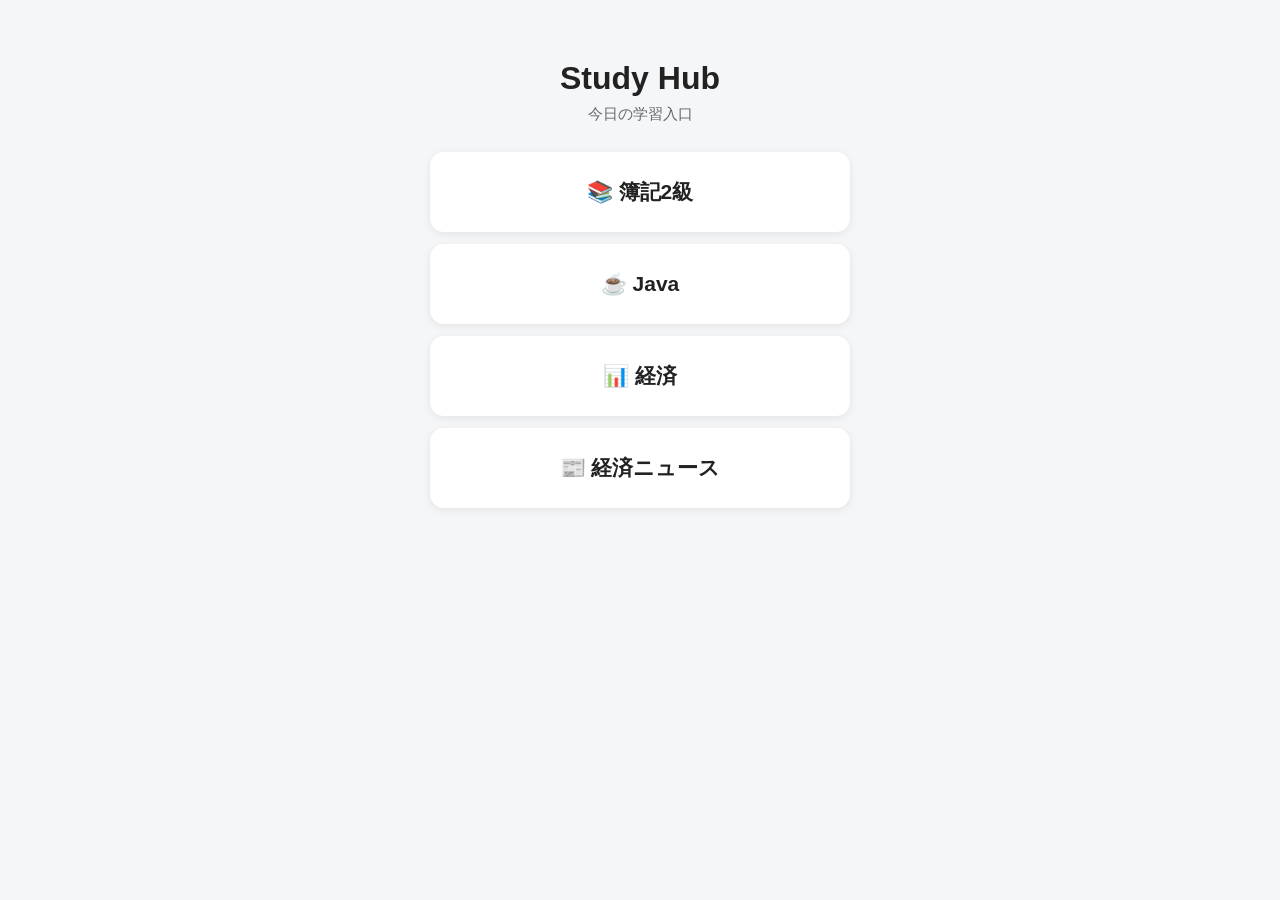
<file: index.html>
<!DOCTYPE html>
<html lang="ja">

<head>
    <meta charset="UTF-8">
    <meta name="viewport" content="width=device-width, initial-scale=1.0">
    <title>Study Hub</title>
    <link rel="stylesheet" href="css/style.css">

    <link rel="manifest" href="/StudyHub/manifest.json">
    <meta name="theme-color" content="#ffffff">
</head>

<body>

    <h1>Study Hub</h1>

    <p>今日の学習入口</p>

    <button class="subject-button" onclick="location.href='pages/boki.html'">
        📚 簿記2級
    </button>
    <button class="subject-button" onclick="location.href='pages/java.html'">
        ☕ Java
    </button>
    <button class="subject-button" onclick="location.href='pages/econometrics.html'">
        📊 経済
    </button>
    <button class="subject-button" onclick="location.href='pages/news.html'">
        📰 経済ニュース
    </button>

    <script>
    if ("serviceWorker" in navigator) {
        window.addEventListener("load", () => {
            navigator.serviceWorker.register("./service-worker.js")
                .then(() => {
                    console.log("Service Worker registered");
                })
                .catch((error) => {
                    console.error("Service Worker registration failed:", error);
                });
        });
    }
    </script>
</body>

</html>
</file>
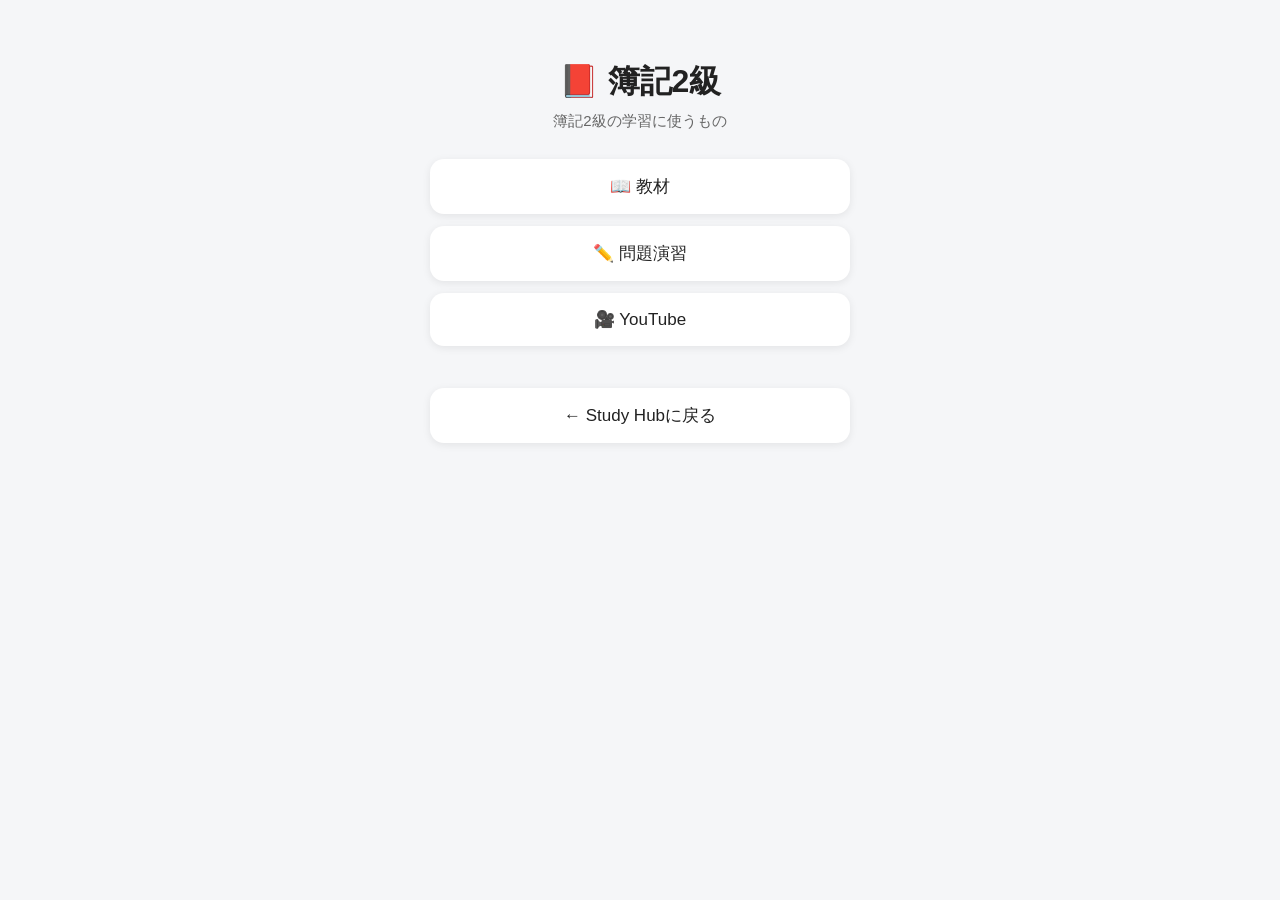
<file: pages/boki.html>
<!DOCTYPE html>
<html lang="ja">

<head>
    <meta charset="UTF-8">
    <meta name="viewport" content="width=device-width, initial-scale=1.0">

    <title>簿記2級 | Study Hub</title>

    <link rel="stylesheet" href="../css/style.css">
</head>

<body>

    <h1>📕 簿記2級</h1>

    <p>簿記2級の学習に使うもの</p>

    <button onclick="location.href='https://boki-navi.com/category/2/2shiwake/'">
        📖 教材
    </button>

    <button onclick="location.href='https://boki-navi.com/category/3/3shiwake/'">
        ✏️ 問題演習
    </button>

    <button onclick="location.href='https://www.youtube.com/@boki-accounting'">
        🎥 YouTube
    </button>

    <br>

    <button onclick="location.href='../index.html'">
        ← Study Hubに戻る
    </button>

</body>

</html>
</file>
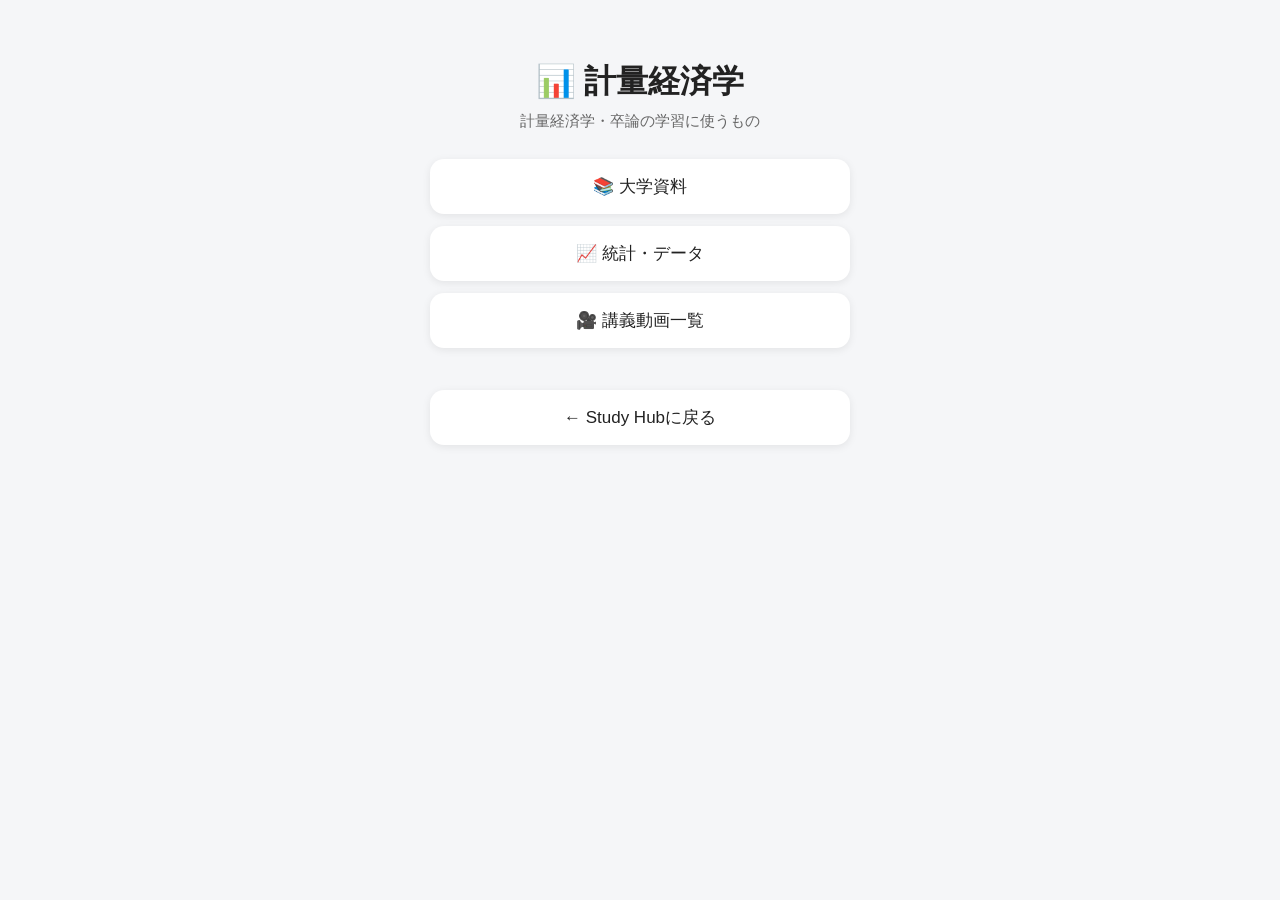
<file: pages/econometrics.html>
<!DOCTYPE html>
<html lang="ja">

<head>
    <meta charset="UTF-8">
    <meta name="viewport" content="width=device-width, initial-scale=1.0">

    <title>計量経済学 | Study Hub</title>

    <link rel="stylesheet" href="../css/style.css">
</head>

<body>

    <h1>📊 計量経済学</h1>

    <p>計量経済学・卒論の学習に使うもの</p>

    <button onclick="location.href='https://omunet-my.sharepoint.com/shared?id=%2Fpersonal%2Fu21068m%5Fomu%5Fac%5Fjp%2FDocuments%2F%E5%AD%A6%E9%83%A8%E6%95%99%E8%82%B2%2F%E5%B0%8F%E5%B7%9D%E3%82%BC%E3%83%9F%E5%8D%92%E6%A5%AD%E8%AB%96%E6%96%87%E9%96%B2%E8%A6%A7%E7%94%A8&listurl=%2Fpersonal%2Fu21068m%5Fomu%5Fac%5Fjp%2FDocuments&ga=1'">
        📚 大学資料
    </button>

    <button onclick="location.href=''">
        📈 統計・データ
    </button>

    <button onclick="location.href='lecture.html'">
        🎥 講義動画一覧
    </button>





    <br>

    <button onclick="location.href='../index.html'">
        ← Study Hubに戻る
    </button>

</body>

</html>
</file>
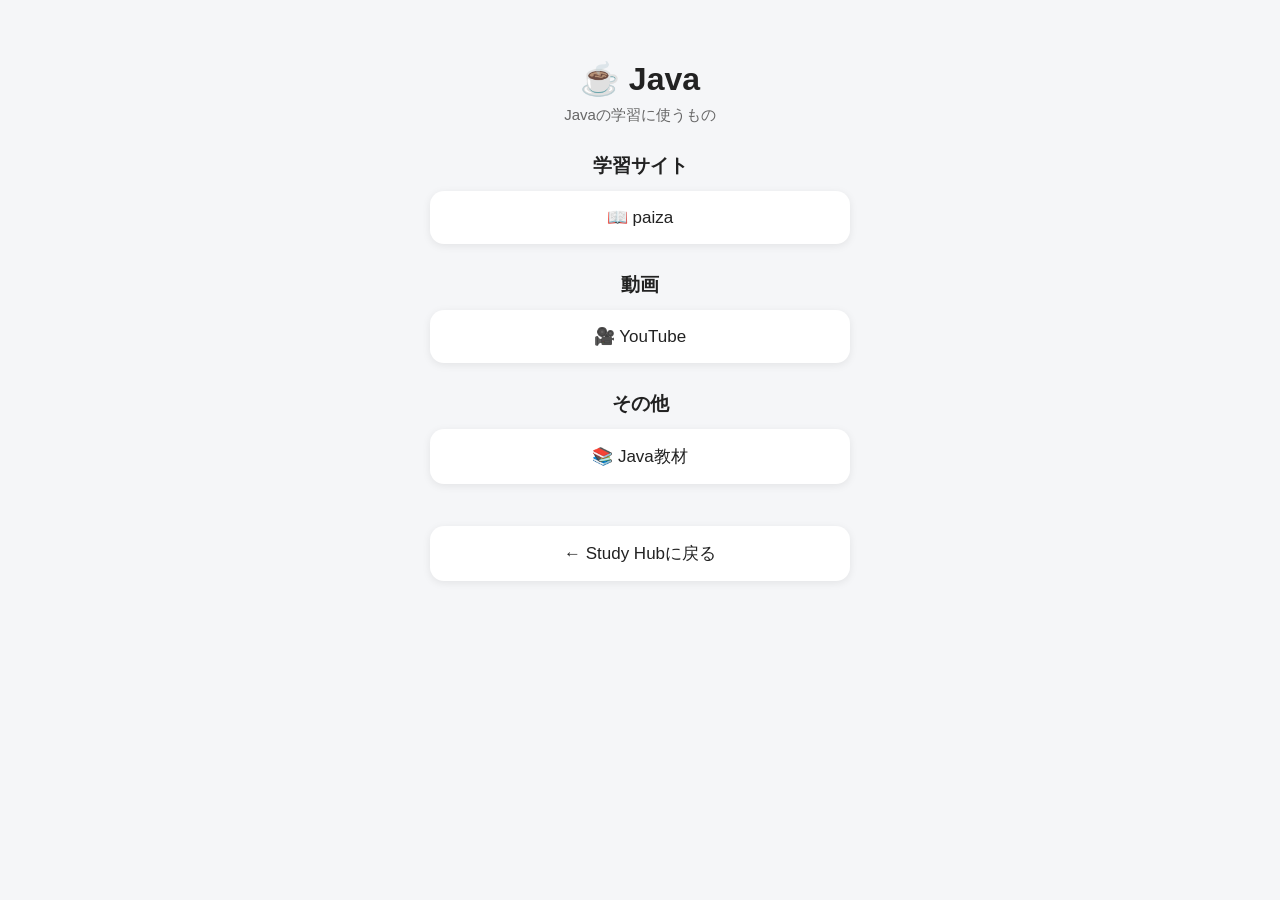
<file: pages/java.html>
<!DOCTYPE html>
<html lang="ja">

<head>
    <meta charset="UTF-8">
    <meta name="viewport" content="width=device-width, initial-scale=1.0">

    <title>Java | Study Hub</title>

    <link rel="stylesheet" href="../css/style.css">
</head>

<body>

    <h1>☕ Java </h1>

    <p>Javaの学習に使うもの</p>

    <h2>学習サイト</h2>

    <button onclick="location.href='https://paiza.jp/works/technology/primer/beginner-technology1/79000'">
        📖 paiza
    </button>


    <h2>動画</h2>

   <button onclick="location.href='https://www.youtube.com/watch?v=R3DGb8G0JAk&list=PL_tQOEJCWOE46VwtcQAOmTjDMhpRWBb4u'">
        🎥 YouTube
   </button>


    <h2>その他</h2>

    <button onclick="location.href='https://java.sevendays-study.com/'">
        📚 Java教材
    </button>


    <br>

    <button onclick="location.href='../index.html'">
        ← Study Hubに戻る
    </button>

</body>

</html>
</file>
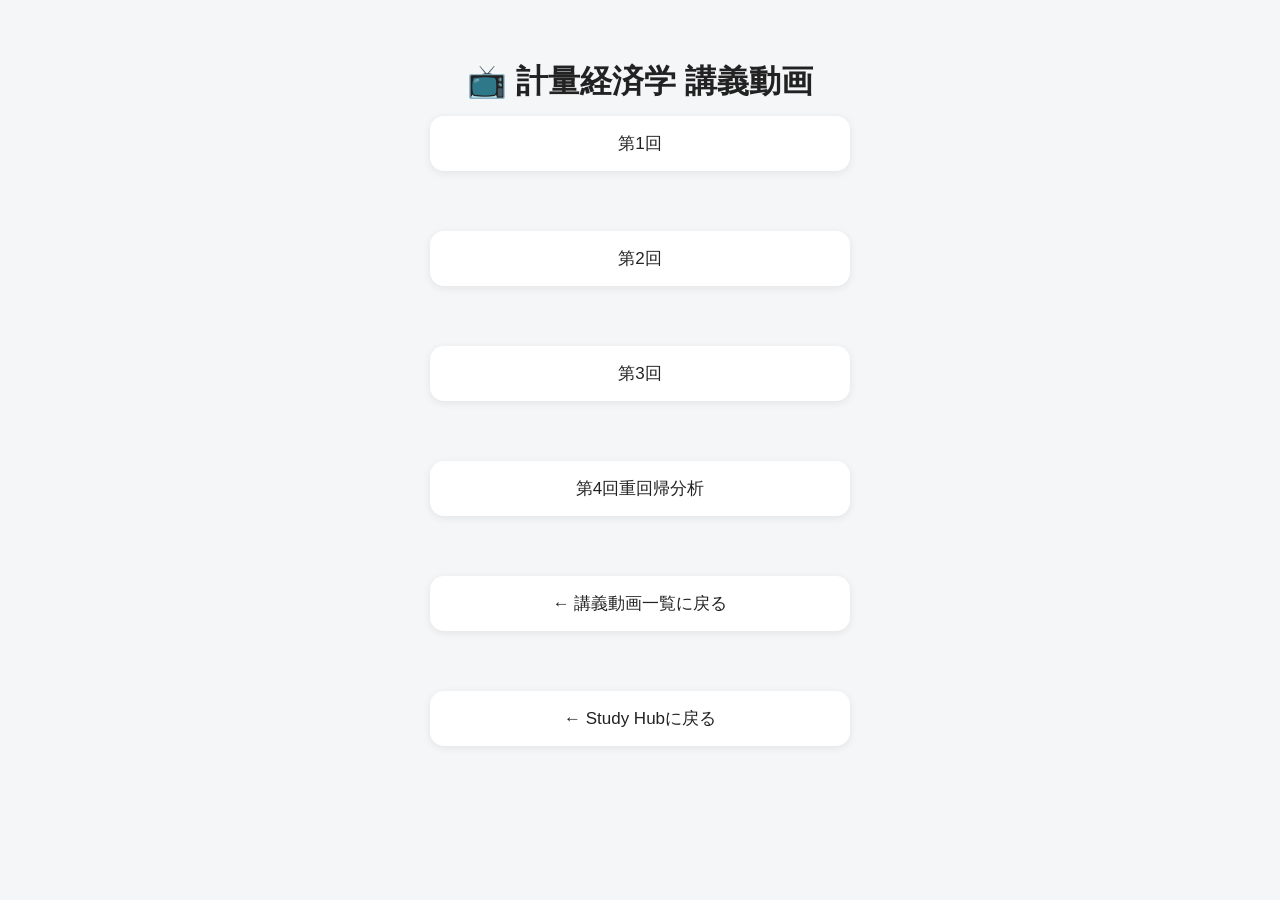
<file: pages/lecture.html>
<!DOCTYPE html>
<html lang="ja">

<head>
    <meta charset="UTF-8">
    <meta name="viewport" content="width=device-width, initial-scale=1.0">

    <title>講義動画一覧 | 計量経済学</title>

    <link rel="stylesheet" href="../css/style.css">
</head>

<body>

    <h1>📺 計量経済学 講義動画</h1>

    <button onclick="window.open('https://notebook.google.com/notebook/a2fbb17c-dae3-45be-a444-6aafbf430eb3/artifact/0f029699-f843-4428-a586-0c7575696899?utm_source=nlm_web_share&utm_medium=google_oo&utm_campaign=art_share_1&utm_content=&utm_smc=nlm_web_share_google_oo_art_share_1_', '_blank')">
        第1回
    </button>

    <br><br>

    <button onclick="window.open('https://www.youtube.com/watch?v=XXXXXXXX', '_blank')">
        第2回
    </button>

    <br><br>

    <button onclick="window.open('https://www.youtube.com/watch?v=XXXXXXXX', '_blank')">
        第3回
    </button>

    <br><br>

    <button onclick="window.open('https://www.youtube.com/watch?v=XXXXXXXX', '_blank')">
        第4回重回帰分析
    </button>

    <br><br>

    <button onclick="location.href='econometrics-videos.html'">
        ← 講義動画一覧に戻る
    </button>

    <br><br>

    <button onclick="location.href='../index.html'">
        ← Study Hubに戻る
    </button>

</body>

</html>
</file>
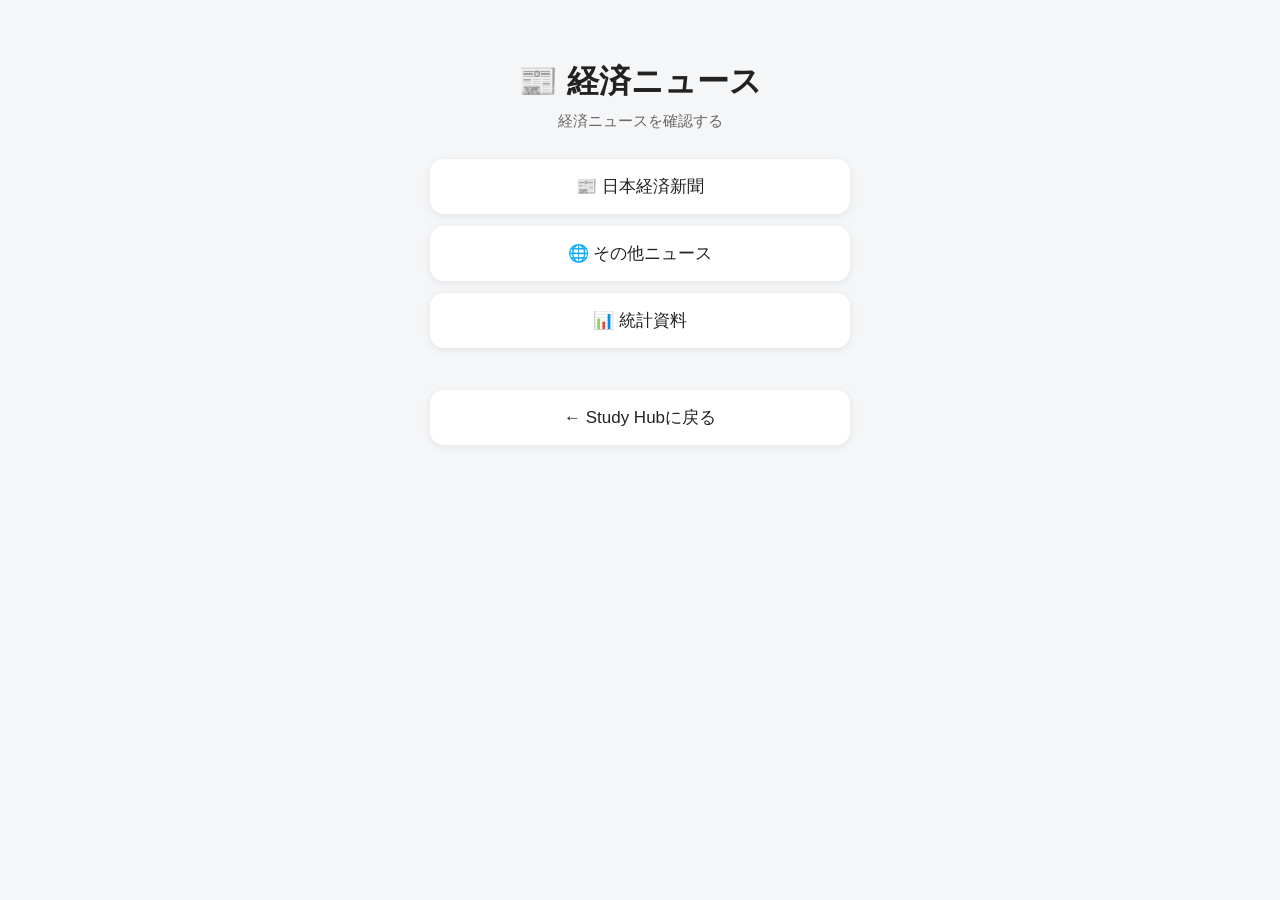
<file: pages/news.html>
<!DOCTYPE html>
<html lang="ja">

<head>
    <meta charset="UTF-8">
    <meta name="viewport" content="width=device-width, initial-scale=1.0">

    <title>経済ニュース | Study Hub</title>

    <link rel="stylesheet" href="../css/style.css">
</head>

<body>

    <h1>📰 経済ニュース</h1>

    <p>経済ニュースを確認する</p>

    <button onclick="location.href='https://www.nikkei.com/'">
        📰 日本経済新聞
    </button>

    <button onclick="location.href='ここにニュースサイトのURL'">
        🌐 その他ニュース
    </button>

    <button onclick="location.href='https://www.youtube.com/watch?v=R3DGb8G0JAk&list=PL_tQOEJCWOE46VwtcQAOmTjDMhpRWBb4u'">
        📊 統計資料
    </button>

    <br>

    <button onclick="location.href='../index.html'">
        ← Study Hubに戻る
    </button>

</body>

</html>
</file>
<file: css/style.css>
/* =========================
   Study Hub
   Smartphone Design
   ========================= */

* {
    box-sizing: border-box;
}

body {
    font-family: -apple-system, BlinkMacSystemFont, "Segoe UI", sans-serif;
    background-color: #f5f6f8;
    color: #222;

    margin: 0;
    padding: 24px 16px 40px;

    text-align: center;
}

/* タイトル */

h1 {
    font-size: 28px;
    margin: 10px 0 8px;
}

p {
    color: #666;
    font-size: 15px;
    margin: 0 0 28px;
}


/* 見出し */

h2 {
    font-size: 19px;
    margin: 28px 0 12px;
}


/* ボタン */

button {
    display: block;

    width: 100%;
    max-width: 420px;

    margin: 12px auto;
    padding: 16px 18px;

    border: none;
    border-radius: 14px;

    background-color: white;
    color: #222;

    font-size: 17px;
    font-weight: 500;

    cursor: pointer;

    box-shadow: 0 2px 8px rgba(0, 0, 0, 0.08);

    transition: transform 0.1s ease;
}


/* ボタンを押したとき */

button:active {
    transform: scale(0.97);
}


/* PCなど横幅が広い画面 */

@media (min-width: 600px) {

    body {
        max-width: 600px;
        margin: 0 auto;
        padding-top: 50px;
    }

    h1 {
        font-size: 32px;
    }

}/* トップページの学習カテゴリー用ボタン */
.subject-button {
    min-height: 80px;
    font-size: 21px;
    font-weight: 600;
}

/* スマホではさらに押しやすく */
@media (max-width: 599px) {
    .subject-button {
        min-height: 85px;
        font-size: 22px;
    }
}
</file>
